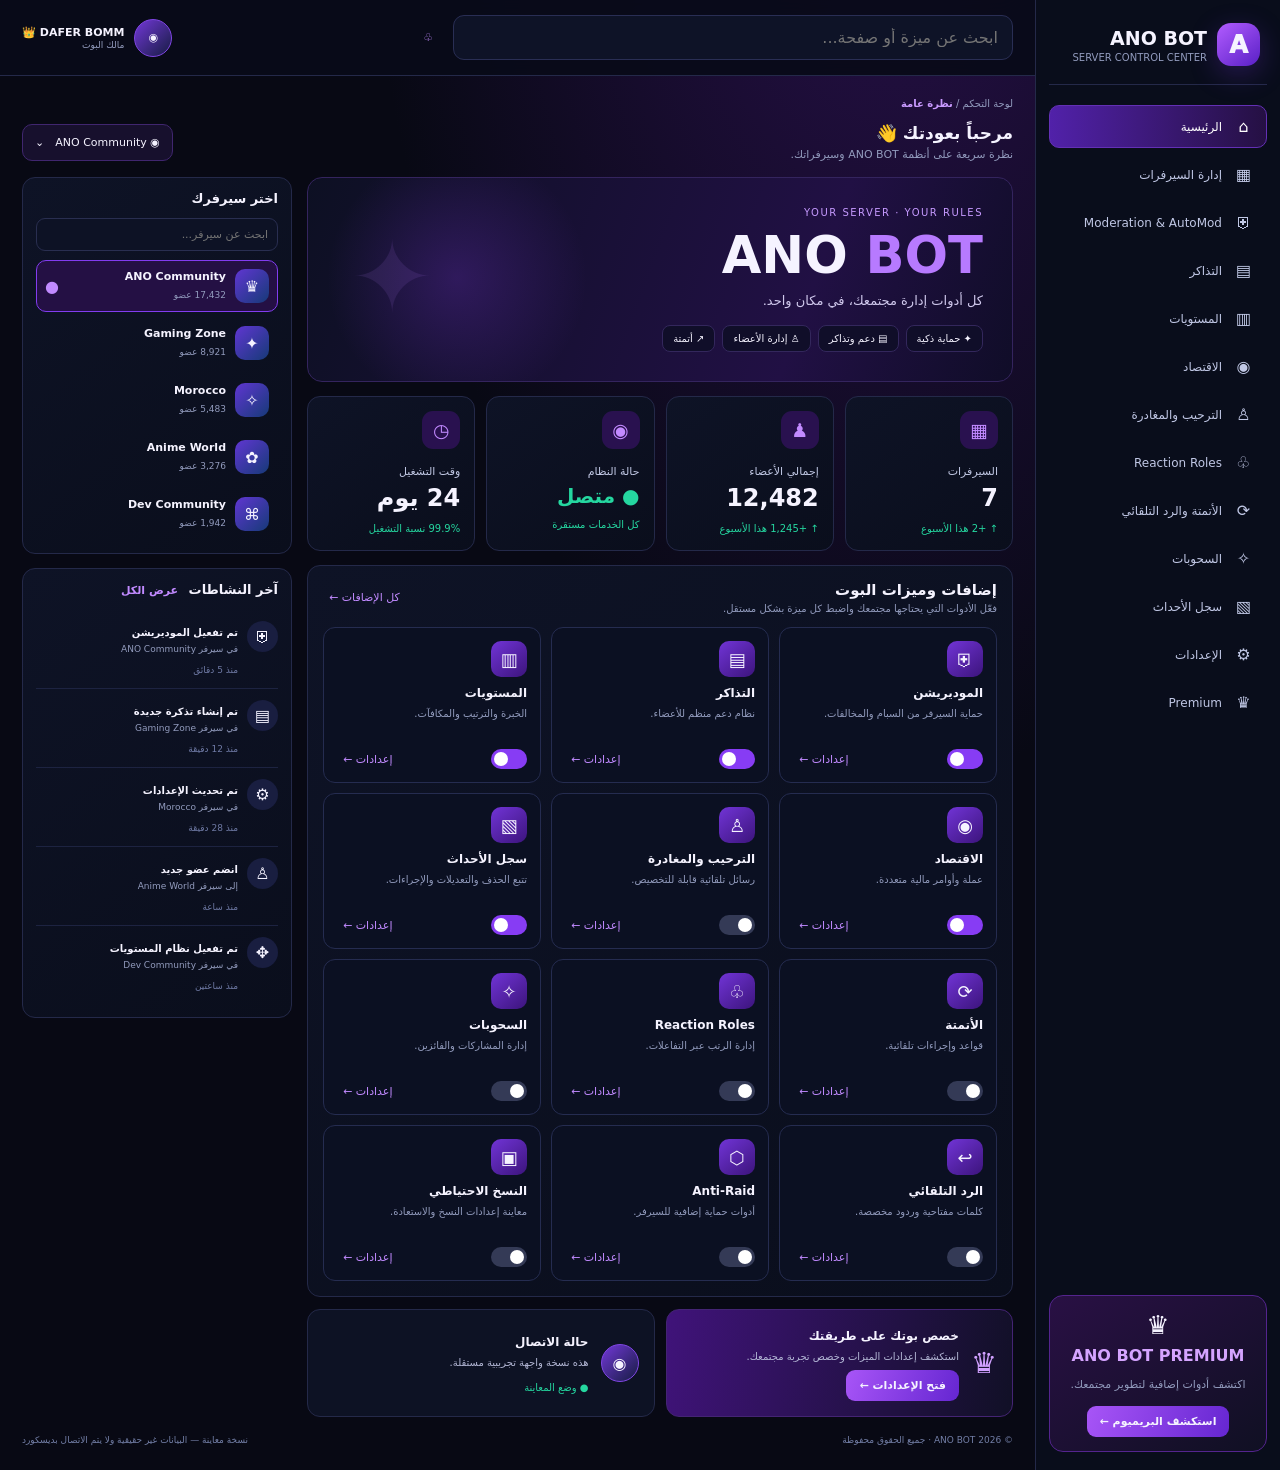
<file: frontend/nova-dashboard-preview.html>
<!doctype html>
<html lang="ar" dir="rtl">
<head>
<meta charset="utf-8"><meta name="viewport" content="width=device-width,initial-scale=1"><meta name="theme-color" content="#080914">
<title>ANO BOT — Dashboard Preview</title>
<style>
:root{color-scheme:dark;--bg:#080914;--panel:#0d1122;--panel2:#11162b;--line:#242949;--muted:#929bbd;--text:#f5f3ff;--purple:#8b43f7;--purple2:#5921b9;--green:#25d7a0}
*{box-sizing:border-box}body{margin:0;background:radial-gradient(ellipse at 70% -15%,#29104c 0,transparent 42%),var(--bg);color:var(--text);font-family:Inter,system-ui,-apple-system,"Segoe UI",Tahoma,Arial,sans-serif}button,input{font:inherit}button{cursor:pointer;color:inherit}.shell{min-height:100vh;display:grid;grid-template-columns:245px minmax(0,1fr)}aside{background:#090d1b;border-left:1px solid var(--line);padding:18px 13px;display:flex;flex-direction:column;gap:20px}.brand{display:flex;align-items:center;gap:10px;padding:5px 7px 18px;border-bottom:1px solid var(--line)}.logo{width:43px;height:43px;display:grid;place-items:center;border-radius:14px;background:linear-gradient(140deg,#b25cff,#5920c6);font-weight:1000;font-size:24px;box-shadow:0 8px 28px #7c3aed44}.brand b{font-size:19px}.brand small{display:block;color:var(--muted);font-size:10px;margin-top:3px}.nav{display:grid;gap:5px}.nav button{border:1px solid transparent;background:transparent;color:#c0c7e5;text-align:right;border-radius:10px;padding:11px 12px;font-size:12px;display:flex;align-items:center;gap:11px}.nav button span{width:21px;text-align:center;font-size:16px}.nav button:hover,.nav button.active{background:linear-gradient(90deg,#5121a9,#251043);border-color:#6330b5;color:white}.premium{margin-top:auto;border:1px solid #54248e;border-radius:14px;padding:14px;background:linear-gradient(145deg,#291044,#101023);text-align:center}.premium strong{color:#d5a4ff}.premium p{font-size:11px;color:var(--muted);line-height:1.7}.btn{border:0;border-radius:9px;background:linear-gradient(110deg,#a855f7,#6526d1);padding:9px 13px;font-size:11px;font-weight:750}.main{min-width:0}.top{height:76px;position:sticky;top:0;z-index:4;display:flex;align-items:center;gap:14px;padding:12px 22px;background:#090b19eF;border-bottom:1px solid var(--line);backdrop-filter:blur(15px)}.search{flex:1;max-width:560px}.search input{width:100%;padding:12px 14px;border-radius:11px;border:1px solid #292e54;background:#0e1327;color:white;outline:none}.profile{margin-right:auto;display:flex;align-items:center;gap:10px;font-size:11px}.avatar{width:38px;height:38px;border-radius:50%;display:grid;place-items:center;background:linear-gradient(135deg,#7238d7,#161c43);border:1px solid #8146e6}.mobile{display:none;background:none;border:0;font-size:23px}.wrap{padding:22px;max-width:1650px;margin:auto}.crumb{font-size:10px;color:var(--muted);margin-bottom:14px}.crumb b{color:#c99aff}.welcome{display:flex;justify-content:space-between;align-items:center;gap:12px;margin-bottom:16px}.welcome h2{font-size:17px;margin:0}.welcome p{font-size:11px;color:var(--muted);margin:5px 0 0}.serverpill{border:1px solid #40266f;background:#17102d;border-radius:10px;padding:10px 12px;font-size:11px}.columns{display:grid;grid-template-columns:minmax(0,1fr) 270px;gap:15px}.hero{min-height:205px;border:1px solid #34245e;border-radius:15px;padding:29px;position:relative;overflow:hidden;background:linear-gradient(110deg,#0d1023,#211044 70%,#100d28)}.hero:after{content:"";position:absolute;width:270px;height:270px;left:2%;top:-35px;border-radius:50%;background:radial-gradient(circle,#923cff38,transparent 68%);pointer-events:none}.eyebrow{font-size:10px;color:#c69aff;letter-spacing:1.5px}.hero h1{font-size:clamp(34px,4vw,54px);margin:8px 0;line-height:1.15}.hero h1 em{font-style:normal;color:#b77aff}.hero p{font-size:13px;color:#d0c9ed;margin:0 0 17px}.chips{display:flex;gap:7px;flex-wrap:wrap}.chips span{font-size:10px;padding:7px 10px;border:1px solid #33275c;background:#100e29;border-radius:8px}.hero-art{position:absolute;left:6%;top:20%;font-size:100px;color:#bd83ff;opacity:.11}.stats{display:grid;grid-template-columns:repeat(4,minmax(0,1fr));gap:11px;margin:14px 0}.stat,.section,.servers,.activity{border:1px solid var(--line);border-radius:13px;background:linear-gradient(145deg,#0e1326,#0a0e1c)}.stat{padding:14px;min-width:0}.sicon{width:38px;height:38px;border-radius:11px;display:grid;place-items:center;background:#29114f;color:#c28aff;font-size:19px;margin-bottom:11px}.stat label{font-size:11px;color:#c1c8e4}.stat strong{display:block;font-size:24px;margin:5px 0}.stat small{font-size:10px;color:var(--green)}.section{padding:15px;margin-bottom:12px}.sectionhead{display:flex;justify-content:space-between;align-items:center;gap:10px;margin-bottom:13px}.sectionhead h3{font-size:15px;margin:0}.sectionhead p{font-size:10px;color:var(--muted);margin:4px 0 0}.link{border:0;background:none;color:#c18aff;font-size:11px}.plugins{display:grid;grid-template-columns:repeat(3,minmax(0,1fr));gap:10px}.plugin{min-width:0;padding:13px;border:1px solid #252c50;border-radius:12px;background:#0b1022}.pluginicon{width:36px;height:36px;display:grid;place-items:center;border-radius:10px;background:linear-gradient(140deg,#7134d6,#3c147c);margin-bottom:9px;font-size:18px}.plugin h4{margin:0 0 5px;font-size:12px}.plugin p{font-size:10px;color:var(--muted);line-height:1.7;margin:0;min-height:34px}.pluginfoot{display:flex;align-items:center;justify-content:space-between;margin-top:10px}.toggle{appearance:none;width:36px;height:20px;background:#343a56;border-radius:20px;position:relative;margin:0;cursor:pointer}.toggle:before{content:"";position:absolute;top:3px;right:3px;width:14px;height:14px;border-radius:50%;background:white;transition:.18s}.toggle:checked{background:#873cf4}.toggle:checked:before{right:19px}.servers,.activity{padding:13px}.servers h3,.activity h3{font-size:13px;margin:0 0 12px}.serverfilter{width:100%;border:1px solid #292e50;background:#0d1225;color:white;border-radius:9px;padding:9px;font-size:11px;margin-bottom:9px}.serverlist{display:grid;gap:5px}.server{display:flex;align-items:center;gap:9px;text-align:right;border:1px solid transparent;border-radius:10px;background:transparent;padding:8px;width:100%}.server.active{border-color:#823cf0;background:#241044}.servericon{width:34px;height:34px;display:grid;place-items:center;border-radius:10px;background:linear-gradient(135deg,#6036d2,#163a78);flex-shrink:0}.server b{font-size:11px;display:block}.server small{font-size:9px;color:var(--muted)}.tick{margin-right:auto;color:#c18aff}.activity{margin-top:14px}.event{display:flex;gap:9px;padding:11px 0;border-bottom:1px solid #1d2341}.event:last-child{border-bottom:0}.eventicon{width:31px;height:31px;border-radius:50%;background:#191e40;display:grid;place-items:center;flex-shrink:0}.event b{font-size:10px}.event p{font-size:9px;color:var(--muted);margin:4px 0}.event small{font-size:9px;color:#6f7aa5}.bottom{display:grid;grid-template-columns:1fr 1fr;gap:11px}.callout,.connected{border:1px solid #442474;border-radius:13px;padding:15px;background:linear-gradient(100deg,#40137a,#111026);display:flex;align-items:center;gap:12px}.callout .crown{font-size:29px;color:#d1a0ff}.callout b,.connected b{font-size:12px}.callout p,.connected p{font-size:10px;line-height:1.6;color:#b5b9d7;margin:5px 0}.connected{background:#0d1224;border-color:var(--line)}.connected .avatar{flex-shrink:0}.status{font-size:10px;color:var(--green)}footer{display:flex;justify-content:space-between;gap:10px;color:#737fa7;font-size:9px;padding:18px 0 3px}.toast{position:fixed;bottom:18px;left:18px;z-index:20;padding:12px 15px;background:#131a2d;border:1px solid #6336a4;border-radius:10px;opacity:0;transform:translateY(8px);transition:.2s;font-size:11px;pointer-events:none}.toast.show{opacity:1;transform:none}.pageTitle{font-size:24px;margin:0 0 5px}.muted{font-size:11px;color:var(--muted);margin:0 0 17px}.setting{display:flex;justify-content:space-between;align-items:center;gap:12px;padding:14px 0;border-bottom:1px solid var(--line)}.setting:last-child{border-bottom:0}.setting p{font-size:10px;color:var(--muted);margin:4px 0 0}
@media(max-width:1100px){.shell{grid-template-columns:205px minmax(0,1fr)}aside{padding:15px 10px}.columns{grid-template-columns:1fr}.right{display:grid;grid-template-columns:1fr 1fr;align-items:start}.stats{grid-template-columns:repeat(2,minmax(0,1fr))}}
@media(max-width:720px){.shell{display:block}aside{position:fixed;top:0;bottom:0;right:0;width:260px;z-index:10;transform:translateX(105%);transition:.22s;box-shadow:-15px 0 40px #0009}aside.open{transform:translateX(0)}.mobile{display:block}.top{height:64px;padding:9px 12px;gap:9px}.profile .pname{display:none}.search input{font-size:11px;padding:10px}.wrap{padding:12px}.welcome{align-items:flex-start}.serverpill{font-size:9px}.hero{padding:20px;min-height:180px}.hero-art{left:0;font-size:75px}.stats{gap:8px}.stat{padding:11px}.stat strong{font-size:21px}.plugins{grid-template-columns:repeat(2,minmax(0,1fr));gap:8px}.plugin{padding:11px}.right{grid-template-columns:1fr}.bottom{grid-template-columns:1fr}footer{flex-direction:column}}
@media(max-width:370px){.plugins{grid-template-columns:1fr}.welcome{display:block}.serverpill{display:inline-block;margin-top:10px}}
</style>
</head>
<body><div class="shell">
<aside id="sidebar"><div class="brand"><div class="logo">A</div><div><b>ANO BOT</b><small>SERVER CONTROL CENTER</small></div></div>
<nav class="nav" id="nav">
<button class="active" data-page="home"><span>⌂</span>الرئيسية</button><button data-page="servers"><span>▦</span>إدارة السيرفرات</button>
<button data-page="moderation"><span>⛨</span>Moderation & AutoMod</button><button data-page="tickets"><span>▤</span>التذاكر</button><button data-page="levels"><span>▥</span>المستويات</button><button data-page="economy"><span>◉</span>الاقتصاد</button><button data-page="welcome"><span>♙</span>الترحيب والمغادرة</button><button data-page="roles"><span>♧</span>Reaction Roles</button><button data-page="automations"><span>⟳</span>الأتمتة والرد التلقائي</button><button data-page="giveaways"><span>✧</span>السحوبات</button><button data-page="logs"><span>▧</span>سجل الأحداث</button><button data-page="settings"><span>⚙</span>الإعدادات</button><button data-page="premium"><span>♛</span>Premium</button></nav>
<div class="premium"><div style="font-size:26px;margin-bottom:6px">♛</div><strong>ANO BOT PREMIUM</strong><p>اكتشف أدوات إضافية لتطوير مجتمعك.</p><button class="btn" data-page="premium">استكشف البريميوم ←</button></div></aside>
<div class="main"><header class="top"><button class="mobile" id="menu">☰</button><div class="search"><input id="search" placeholder="ابحث عن ميزة أو صفحة..."></div><button class="link" id="notifications" aria-label="الإشعارات">♧</button><div class="profile"><div class="avatar">◉</div><div class="pname"><b>DAFER BOMM 👑</b><small style="display:block;color:var(--muted)">مالك البوت</small></div></div></header>
<div class="wrap" id="view"><div class="crumb">لوحة التحكم / <b>نظرة عامة</b></div><div class="welcome"><div><h2>مرحباً بعودتك 👋</h2><p>نظرة سريعة على أنظمة ANO BOT وسيرفراتك.</p></div><div class="serverpill" id="currentServer">◉ ANO Community　⌄</div></div>
<div class="columns"><div><section class="hero"><div class="eyebrow">YOUR SERVER · YOUR RULES</div><h1>ANO <em>BOT</em></h1><p>كل أدوات إدارة مجتمعك، في مكان واحد.</p><div class="chips"><span>✦ حماية ذكية</span><span>▤ دعم وتذاكر</span><span>♙ إدارة الأعضاء</span><span>↗ أتمتة</span></div><div class="hero-art">✦</div></section>
<div class="stats"><div class="stat"><div class="sicon">▦</div><label>السيرفرات</label><strong>7</strong><small>↑ +2 هذا الأسبوع</small></div><div class="stat"><div class="sicon">♟</div><label>إجمالي الأعضاء</label><strong>12,482</strong><small>↑ +1,245 هذا الأسبوع</small></div><div class="stat"><div class="sicon">◉</div><label>حالة النظام</label><strong style="font-size:20px;color:var(--green)">● متصل</strong><small>كل الخدمات مستقرة</small></div><div class="stat"><div class="sicon">◷</div><label>وقت التشغيل</label><strong>24 يوم</strong><small>99.9% نسبة التشغيل</small></div></div>
<section class="section"><div class="sectionhead"><div><h3>إضافات وميزات البوت</h3><p>فعّل الأدوات التي يحتاجها مجتمعك واضبط كل ميزة بشكل مستقل.</p></div><button class="link" data-page="features">كل الإضافات ←</button></div><div class="plugins" id="plugins"></div></section>
<div class="bottom"><div class="callout"><div class="crown">♛</div><div><b>خصص بوتك على طريقتك</b><p>استكشف إعدادات الميزات وخصص تجربة مجتمعك.</p><button class="btn" data-page="settings">فتح الإعدادات ←</button></div></div><div class="connected"><div class="avatar">◉</div><div><b>حالة الاتصال</b><p>هذه نسخة واجهة تجريبية مستقلة.</p><span class="status">● وضع المعاينة</span></div></div></div></div>
<div class="right"><section class="servers"><h3>اختر سيرفرك</h3><input class="serverfilter" id="serverFilter" placeholder="ابحث عن سيرفر..."><div class="serverlist" id="serverList"></div></section><section class="activity"><h3>آخر النشاطات <button class="link" id="allActivity">عرض الكل</button></h3><div id="events"></div></section></div></div><footer><span>© 2026 ANO BOT · جميع الحقوق محفوظة</span><span>نسخة معاينة — البيانات غير حقيقية ولا يتم الاتصال بديسكورد</span></footer></div></div></div><div class="toast" id="toast"></div>
<script>
const features=[
['moderation','⛨','الموديريشن','حماية السيرفر من السبام والمخالفات.',true],
['tickets','▤','التذاكر','نظام دعم منظم للأعضاء.',true],
['levels','▥','المستويات','الخبرة والترتيب والمكافآت.',true],
['economy','◉','الاقتصاد','عملة وأوامر مالية متعددة.',true],
['welcome','♙','الترحيب والمغادرة','رسائل تلقائية قابلة للتخصيص.',false],
['logs','▧','سجل الأحداث','تتبع الحذف والتعديلات والإجراءات.',true],
['automations','⟳','الأتمتة','قواعد وإجراءات تلقائية.',false],
['roles','♧','Reaction Roles','إدارة الرتب عبر التفاعلات.',false],
['giveaways','✧','السحوبات','إدارة المشاركات والفائزين.',false],
['responder','↩','الرد التلقائي','كلمات مفتاحية وردود مخصصة.',false],
['security','⬡','Anti-Raid','أدوات حماية إضافية للسيرفر.',false],
['backup','▣','النسخ الاحتياطي','معاينة إعدادات النسخ والاستعادة.',false]
];
const servers=[['ANO Community','17,432','♛'],['Gaming Zone','8,921','✦'],['Morocco','5,483','✧'],['Anime World','3,276','✿'],['Dev Community','1,942','⌘']];
const events=[['⛨','تم تفعيل الموديريشن','في سيرفر ANO Community','منذ 5 دقائق'],['▤','تم إنشاء تذكرة جديدة','في سيرفر Gaming Zone','منذ 12 دقيقة'],['⚙','تم تحديث الإعدادات','في سيرفر Morocco','منذ 28 دقيقة'],['♙','انضم عضو جديد','إلى سيرفر Anime World','منذ ساعة'],['✥','تم تفعيل نظام المستويات','في سيرفر Dev Community','منذ ساعتين']];
const labels={home:'الرئيسية',servers:'إدارة السيرفرات',features:'كل الإضافات',moderation:'الموديريشن وAutoMod',tickets:'التذاكر',levels:'المستويات',economy:'الاقتصاد',welcome:'الترحيب والمغادرة',roles:'Reaction Roles',automations:'الأتمتة والرد التلقائي',giveaways:'السحوبات',logs:'سجل الأحداث',settings:'الإعدادات',premium:'ANO BOT Premium',responder:'الرد التلقائي',security:'الحماية الإضافية',backup:'النسخ الاحتياطي'};
const state={page:'home',server:'ANO Community',toggles:Object.fromEntries(features.map(f=>[f[0],f[4]]))};
const view=document.getElementById('view'),toastEl=document.getElementById('toast');let toastTimer;
function toast(m){toastEl.textContent=m;toastEl.classList.add('show');clearTimeout(toastTimer);toastTimer=setTimeout(()=>toastEl.classList.remove('show'),2300)}
function renderPlugins(list=features){document.getElementById('plugins').innerHTML=list.map(f=>'<article class="plugin"><div class="pluginicon">'+f[1]+'</div><h4>'+f[2]+'</h4><p>'+f[3]+'</p><div class="pluginfoot">'+(f[0] in state.toggles?'<input class="toggle" type="checkbox" data-toggle="'+f[0]+'" '+(state.toggles[f[0]]?'checked':'')+' aria-label="تفعيل '+f[2]+'">':'<span style="font-size:9px;color:#bd8cff">إضافة</span>')+'<button class="link" data-page="'+f[0]+'">إعدادات ←</button></div></article>').join('')}
function renderServers(filter=''){document.getElementById('serverList').innerHTML=servers.filter(s=>s[0].toLowerCase().includes(filter.toLowerCase())).map(s=>'<button class="server '+(state.server===s[0]?'active':'')+'" data-server="'+s[0]+'"><span class="servericon">'+s[2]+'</span><span><b>'+s[0]+'</b><small>'+s[1]+' عضو</small></span>'+(state.server===s[0]?'<span class="tick">●</span>':'')+'</button>').join('')}
function renderEvents(){document.getElementById('events').innerHTML=events.map(e=>'<div class="event"><div class="eventicon">'+e[0]+'</div><div><b>'+e[1]+'</b><p>'+e[2]+'</p><small>'+e[3]+'</small></div></div>').join('')}
function page(name){state.page=name;document.querySelectorAll('[data-page]').forEach(b=>b.classList.toggle('active',b.dataset.page===name));if(name==='home'){location.hash='';location.reload();return}
const f=features.find(x=>x[0]===name);let body='';
if(name==='servers'){body='<section class="section"><div class="sectionhead"><h3>السيرفرات المتاحة في نموذج المعاينة</h3><span class="status">5 سيرفرات وهمية</span></div><div class="plugins">'+servers.map(s=>'<article class="plugin"><div class="pluginicon">'+s[2]+'</div><h4>'+s[0]+'</h4><p>'+s[1]+' عضو · بيانات تجريبية وليست من Discord.</p><div class="pluginfoot"><span class="status">وضع المعاينة</span><button class="link" data-server="'+s[0]+'">اختيار ←</button></div></article>').join('')+'</div></section>'}
else if(name==='features'){body='<section class="section"><div class="sectionhead"><h3>جميع الإضافات</h3><p>اختر إضافة لفتح إعداداتها.</p></div><div class="plugins">'+features.map(x=>'<article class="plugin"><div class="pluginicon">'+x[1]+'</div><h4>'+x[2]+'</h4><p>'+x[3]+'</p><div class="pluginfoot"><span class="status">واجهة تجريبية</span><button class="link" data-page="'+x[0]+'">فتح ←</button></div></article>').join('')+'</div></section>'}
else if(name==='premium'){body='<section class="section"><div class="pluginicon">♛</div><h3>ANO BOT Premium</h3><p class="muted">صفحة استعراضية فقط. لا توجد عملية شراء أو دفع فعلية.</p><button class="btn" id="premiumBtn">استعراض الميزات</button></section>'}
else{const item=f||[name,'⚙',labels[name]||name,'إعدادات تجريبية لهذه الميزة.',false];body='<section class="section"><div class="sectionhead"><div><h3>'+item[1]+' إعدادات '+item[2]+'</h3><p>غيّر الخيارات وشاهد التفاعل في نموذج المعاينة.</p></div><span class="status">وضع تجريبي</span></div><div class="setting"><div><b>تفعيل '+item[2]+'</b><p>تشغيل أو إيقاف الميزة في الواجهة التجريبية.</p></div><input class="toggle" type="checkbox" data-toggle="'+name+'" '+(state.toggles[name]?'checked':'')+'></div><div class="setting"><div><b>إظهار الإشعارات</b><p>عرض إشعار عند تغيير الإعداد في المعاينة.</p></div><input class="toggle" type="checkbox" checked data-notify></div><div class="setting"><div><b>حفظ التغييرات</b><p>الحفظ محلي داخل الصفحة فقط ولا يغيّر إعدادات البوت الحقيقي.</p></div><button class="btn" id="save">حفظ تجريبي</button></div></section>'}
view.innerHTML='<div class="crumb">لوحة التحكم / <b>'+ (labels[name]||name)+'</b></div><h1 class="pageTitle">'+(labels[name]||name)+'</h1><p class="muted">واجهة تجريبية مستقلة — لا يوجد اتصال فعلي بالبوت أو Discord.</p>'+body+'<button class="link" data-page="home">← العودة للرئيسية</button>';
view.querySelectorAll('[data-page]').forEach(b=>b.addEventListener('click',()=>page(b.dataset.page)));view.querySelectorAll('[data-toggle]').forEach(t=>t.addEventListener('change',()=>{state.toggles[t.dataset.toggle]=t.checked;toast(t.checked?'تم التفعيل في المعاينة':'تم الإيقاف في المعاينة')}));const save=document.getElementById('save');if(save)save.onclick=()=>toast('تم الحفظ داخل نموذج المعاينة فقط');const pb=document.getElementById('premiumBtn');if(pb)pb.onclick=()=>toast('هذه صفحة استعراضية بدون شراء فعلي');view.querySelectorAll('[data-server]').forEach(b=>b.addEventListener('click',()=>selectServer(b.dataset.server)));
}
function selectServer(n){state.server=n;document.getElementById('currentServer').textContent='◉ '+n+'　⌄';renderServers(document.getElementById('serverFilter').value);toast('تم اختيار '+n+' في نموذج المعاينة');}
document.getElementById('nav').addEventListener('click',e=>{const b=e.target.closest('[data-page]');if(b){page(b.dataset.page);document.getElementById('sidebar').classList.remove('open')}});
document.addEventListener('click',e=>{const b=e.target.closest('[data-page]');if(b){page(b.dataset.page)}});
document.getElementById('serverList').addEventListener('click',e=>{const b=e.target.closest('[data-server]');if(b)selectServer(b.dataset.server)});
document.getElementById('serverFilter').addEventListener('input',e=>renderServers(e.target.value));
document.getElementById('menu').addEventListener('click',()=>document.getElementById('sidebar').classList.toggle('open'));
document.getElementById('notifications').addEventListener('click',()=>toast('لا توجد إشعارات جديدة في المعاينة'));
document.getElementById('allActivity').addEventListener('click',()=>toast('هذه أحدث النشاطات التجريبية'));
document.getElementById('search').addEventListener('input',e=>{const q=e.target.value.trim().toLowerCase();if(!q)return;const f=features.find(x=>x[2].toLowerCase().includes(q)||x[3].toLowerCase().includes(q));const p=Object.entries(labels).find(([k,v])=>v.toLowerCase().includes(q));if(f)page(f[0]);else if(p)page(p[0])});
renderPlugins();renderServers();renderEvents();
</script></body></html>
</file>
